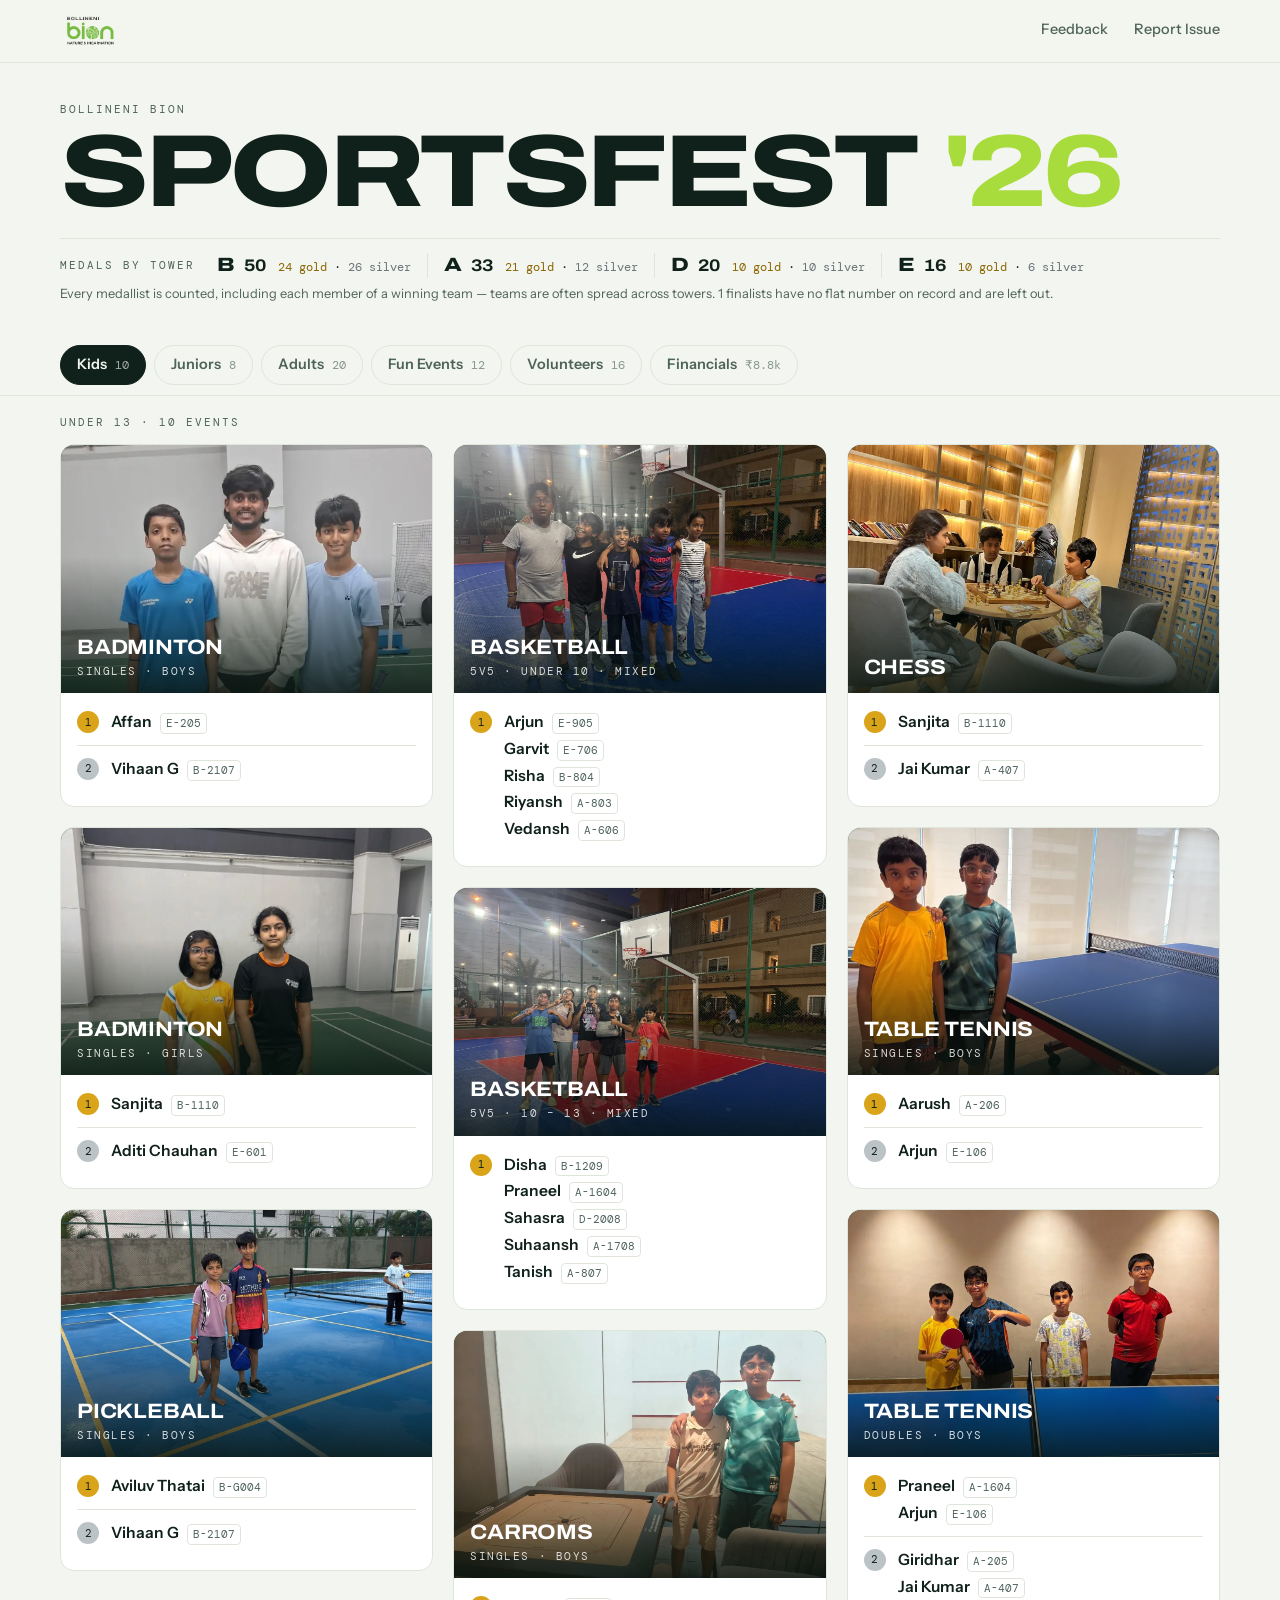
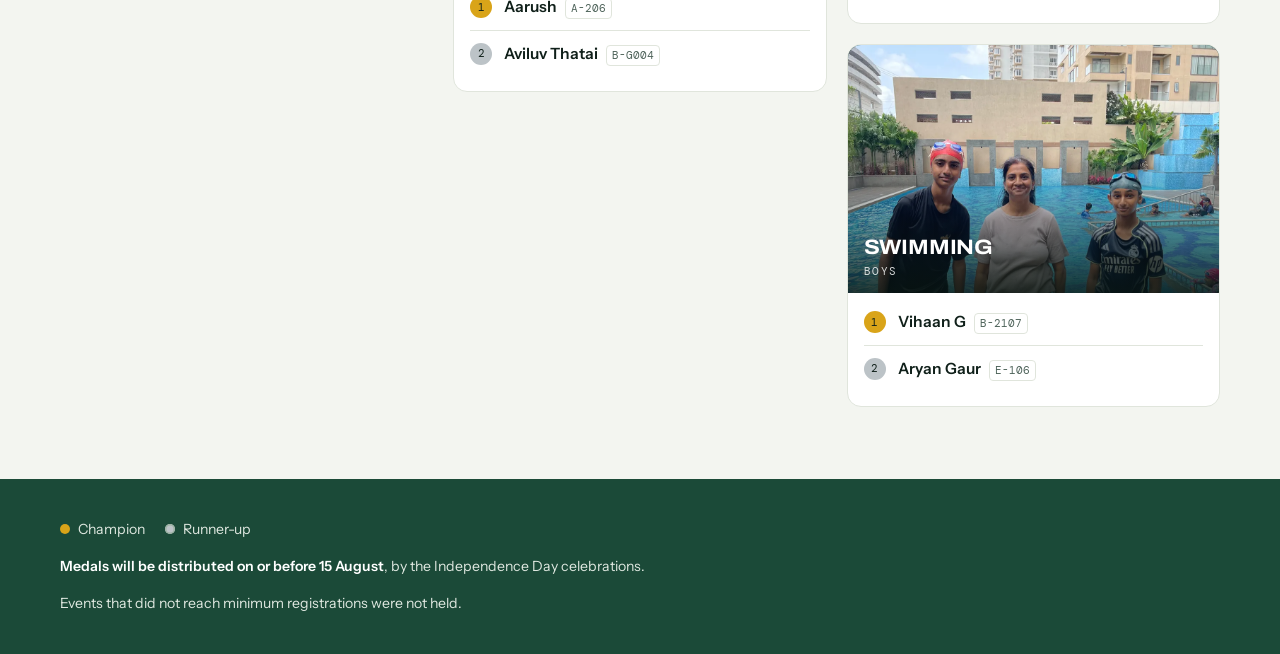
<file: index.html>
<!DOCTYPE html>
<html lang="en">
<head>
  <meta charset="UTF-8">
  <meta name="viewport" content="width=device-width, initial-scale=1.0">
  <title>BION SportsFest '26</title>
  <meta name="description" content="Champions and runners-up from every event at Bollineni Bion SportsFest '26.">
  <link rel="icon" href="bion-favicon.png">

  <!-- Open Graph / social sharing -->
  <meta property="og:type" content="website">
  <meta property="og:site_name" content="BION SportsFest '26">
  <meta property="og:title" content="BION SportsFest '26">
  <meta property="og:description" content="Champions and runners-up from every event at Bollineni Bion SportsFest '26.">
  <meta property="og:image" content="https://bion-community.pages.dev/og-image.png">
  <meta property="og:image:width" content="1200">
  <meta property="og:image:height" content="630">
  <meta property="og:url" content="https://bion-community.pages.dev/">
  <meta name="twitter:card" content="summary_large_image">
  <meta name="twitter:title" content="BION SportsFest '26">
  <meta name="twitter:description" content="Champions and runners-up from every event at Bollineni Bion SportsFest '26.">
  <meta name="twitter:image" content="https://bion-community.pages.dev/og-image.png">

  <link rel="preconnect" href="https://fonts.googleapis.com">
  <link rel="preconnect" href="https://fonts.gstatic.com" crossorigin>
  <link rel="stylesheet" href="https://fonts.googleapis.com/css2?family=Archivo:wdth,wght@75..125,400..800&family=DM+Mono:wght@400;500&family=Instrument+Sans:wght@400;500;600&display=swap">
  <link rel="stylesheet" href="css/sportsfest.css">
</head>
<body>

  <header class="masthead">
    <div class="wrap">
      <a href="index.html" aria-label="Bollineni Bion, home"><img src="bion-logo.png" alt="Bollineni Bion"></a>
      <!-- Home, Past Events and Volunteers stay out of the nav — the logo is
           the way home, volunteers are a tab. -->
      <nav>
        <a href="https://tally.so/r/XxAorO" target="_blank" rel="noopener">Feedback</a>
        <a href="https://wa.me/917259509827?text=Hi%2C%20I%27d%20like%20to%20report%20an%20issue%20with%20the%20SportsFest%20%2726%20site." target="_blank" rel="noopener">Report Issue</a>
      </nav>
    </div>
  </header>

  <main>
    <section class="hero wrap">
      <p class="eyebrow">Bollineni Bion</p>
      <h1>SportsFest <i>'26</i></h1>
      <div class="tally" id="tally"></div>
    </section>

    <nav class="tabs" aria-label="Age categories">
      <div class="wrap" id="tabs" role="tablist"></div>
    </nav>

    <div class="wrap">
      <div class="panel-head" id="panel-head"></div>
      <div class="grid" id="grid" role="tabpanel"></div>
    </div>
  </main>

  <template id="financials-panel">
    <section aria-labelledby="summary-title">
      <div class="section-heading">
        <div>
          <p class="eyebrow">At a glance</p>
          <h2 id="summary-title">Sponsor summary</h2>
        </div>
        <p>Amounts shown are the actual event-use costs, including the shuttle adjustment noted below.</p>
      </div>

      <div class="finance-totals">
        <article class="total-card total-card--grand">
          <p>Grand total</p>
          <strong>₹8,788.75</strong>
          <span>All considered event expenses</span>
        </article>
        <article class="total-card">
          <p>BION Management</p>
          <strong>₹6,598.75</strong>
          <span>Medals, sports items, carrom set and lemon &amp; spoon</span>
        </article>
        <article class="total-card">
          <p>Badminton Team</p>
          <strong>₹2,190.00</strong>
          <span>Two shuttle tubes used for the event</span>
        </article>
      </div>
    </section>

    <section class="finance-section" aria-labelledby="expenses-title">
      <div class="section-heading">
        <div>
          <p class="eyebrow">Cost ledger</p>
          <h2 id="expenses-title">Expense details</h2>
        </div>
        <p>The considered amount is used for sponsor totals, even when a bill's full value differs.</p>
      </div>

      <div class="finance-table-wrap" role="region" aria-label="SportsFest expense breakdown" tabindex="0">
        <table class="finance-table">
          <thead>
            <tr>
              <th scope="col">Expense</th>
              <th scope="col">Calculation</th>
              <th scope="col">Considered</th>
              <th scope="col">Sponsored by</th>
              <th scope="col">Reference</th>
            </tr>
          </thead>
          <tbody>
            <tr>
              <td data-label="Expense">Medals</td>
              <td data-label="Calculation">130 × ₹34</td>
              <td data-label="Considered" class="money">₹4,420.00</td>
              <td data-label="Sponsored by"><span class="sponsor">BION Management</span></td>
              <td data-label="Reference">Medals bill</td>
            </tr>
            <tr class="adjusted-row">
              <td data-label="Expense">Yonex Mavis 350 shuttle tubes <span class="adjusted-tag">Adjusted</span></td>
              <td data-label="Calculation">2 used × ₹1,095</td>
              <td data-label="Considered" class="money">₹2,190.00</td>
              <td data-label="Sponsored by"><span class="sponsor sponsor--team">Badminton Team</span></td>
              <td data-label="Reference">Sachdev Sports bill</td>
            </tr>
            <tr>
              <td data-label="Expense">Wilson Championship tennis balls</td>
              <td data-label="Calculation">2 × ₹425</td>
              <td data-label="Considered" class="money">₹850.00</td>
              <td data-label="Sponsored by"><span class="sponsor">BION Management</span></td>
              <td data-label="Reference">Sachdev Sports bill</td>
            </tr>
            <tr>
              <td data-label="Expense">Tennikoit rings</td>
              <td data-label="Calculation">Bill amount</td>
              <td data-label="Considered" class="money">₹170.00</td>
              <td data-label="Sponsored by"><span class="sponsor">BION Management</span></td>
              <td data-label="Reference">Sachdev Sports bill</td>
            </tr>
            <tr>
              <td data-label="Expense">Stag 1-star orange TT balls</td>
              <td data-label="Calculation">Bill amount</td>
              <td data-label="Considered" class="money">₹204.00</td>
              <td data-label="Sponsored by"><span class="sponsor">BION Management</span></td>
              <td data-label="Reference">Sachdev Sports bill</td>
            </tr>
            <tr>
              <td data-label="Expense">Dunlop single-dot squash ball</td>
              <td data-label="Calculation">Bill amount</td>
              <td data-label="Considered" class="money">₹267.75</td>
              <td data-label="Sponsored by"><span class="sponsor">BION Management</span></td>
              <td data-label="Reference">Sachdev Sports bill</td>
            </tr>
            <tr>
              <td data-label="Expense">Carrom coin, striker &amp; powder set</td>
              <td data-label="Calculation">Invoice value</td>
              <td data-label="Considered" class="money">₹192.00</td>
              <td data-label="Sponsored by"><span class="sponsor">BION Management</span></td>
              <td data-label="Reference">Zepto invoice</td>
            </tr>
            <tr>
              <td data-label="Expense">Lemon &amp; spoon game</td>
              <td data-label="Calculation">Reported expense</td>
              <td data-label="Considered" class="money">₹495.00</td>
              <td data-label="Sponsored by"><span class="sponsor">BION Management</span></td>
              <td data-label="Reference">No bill uploaded</td>
            </tr>
          </tbody>
        </table>
      </div>

      <p class="shuttle-note"><strong>Shuttle cost note:</strong> The bill lists 5 tubes × ₹1,095 = ₹5,475. Only 2 tubes were used for SportsFest, so ₹2,190 is counted; the remaining ₹3,285 is excluded.</p>
    </section>

    <section class="finance-section" aria-labelledby="bills-title">
      <div class="section-heading">
        <div>
          <p class="eyebrow">Source documents</p>
          <h2 id="bills-title">Bill references</h2>
        </div>
        <p>Previews are cropped to the relevant line items and totals.</p>
      </div>

      <div class="bill-grid">
        <figure class="bill-card">
          <a href="img/financials/sachdev-sports-items.webp" target="_blank" rel="noopener" aria-label="Open Sachdev Sports items bill preview">
            <img src="img/financials/sachdev-sports-items.webp" alt="Sachdev Sports bill lines for shuttle tubes, tennis balls, tennikoit rings, table tennis balls and squash ball" loading="lazy" decoding="async">
          </a>
          <figcaption>
            <p class="eyebrow">Sachdev Sports · 1 Aug 2026</p>
            <h3>Sports items bill</h3>
            <p>Bill S/20504/E4/08/26 · Billed total ₹6,967.00. The event statement applies the two-tube shuttle adjustment.</p>
          </figcaption>
        </figure>

        <figure class="bill-card">
          <a href="img/financials/medals-bill.webp" target="_blank" rel="noopener" aria-label="Open medals bill preview">
            <img src="img/financials/medals-bill.webp" alt="Sachdev Sports bill line for 130 medals at 34 rupees each" loading="lazy" decoding="async">
          </a>
          <figcaption>
            <p class="eyebrow">Sachdev Sports · 11 Aug 2026</p>
            <h3>Medals bill</h3>
            <p>Bill S/22031/E4/08/26 · 130 medals at ₹34 each, total ₹4,420.00.</p>
          </figcaption>
        </figure>

        <figure class="bill-card">
          <a href="img/financials/zepto-carrom-set.webp" target="_blank" rel="noopener" aria-label="Open Zepto carrom set invoice preview">
            <img src="img/financials/zepto-carrom-set.webp" alt="Zepto invoice line for a carrom coin, striker and powder set totaling 192 rupees" loading="lazy" decoding="async">
          </a>
          <figcaption>
            <p class="eyebrow">Zepto · 1 Aug 2026</p>
            <h3>Carrom set invoice</h3>
            <p>Invoice 260836G000194165 · Carrom coin, striker and powder set, total ₹192.00.</p>
          </figcaption>
        </figure>
      </div>

    </section>
  </template>

  <footer class="foot">
    <div class="wrap">
      <p class="legend">
        <span><i class="pip"></i> Champion</span>
        <span><i class="pip silver"></i> Runner-up</span>
      </p>
      <p><strong>Medals will be distributed on or before 15 August</strong>, by the Independence Day celebrations.</p>
      <p>Events that did not reach minimum registrations were not held.</p>
    </div>
  </footer>

  <script src="js/sportsfest.js"></script>
</body>
</html>
</file>
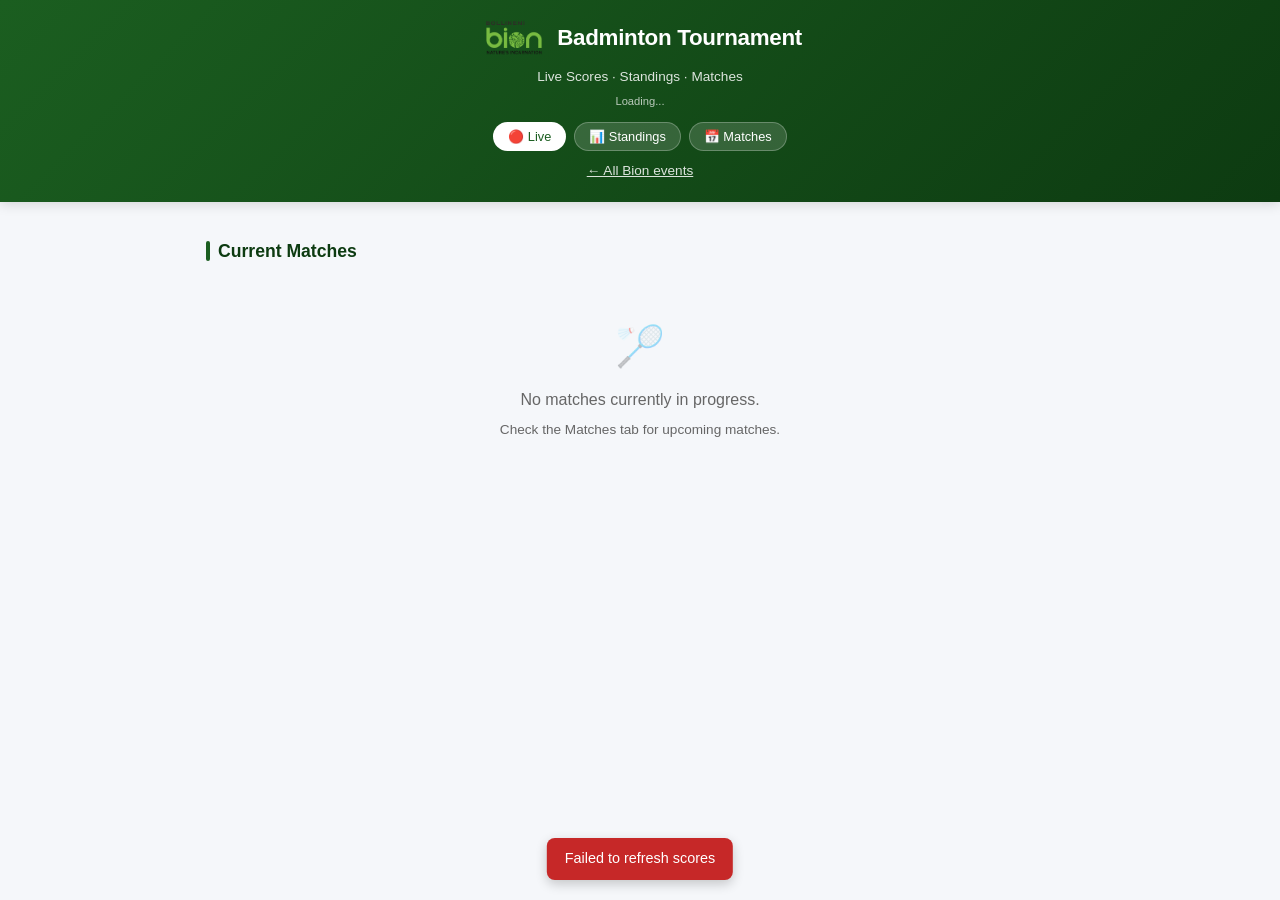
<file: past/badminton-0626/index.html>
<!DOCTYPE html>
<html lang="en">
<head>
  <meta charset="UTF-8">
  <meta name="viewport" content="width=device-width, initial-scale=1.0">
  <title>Bion Badminton Tournament</title>
  <link rel="icon" href="../../bion-favicon.png">
  <link rel="stylesheet" href="../../css/styles.css">
</head>
<body>
  <header class="header">
    <h1><img src="../../bion-logo.png" alt="Bion" class="header-logo"> Badminton Tournament</h1>
    <div class="subtitle">Live Scores · Standings · Matches</div>
    <div class="last-updated" id="last-updated">Loading...</div>
    <nav class="nav">
      <button class="nav-btn active" data-view="live">🔴 Live</button>
      <button class="nav-btn" data-view="standings">📊 Standings</button>
      <button class="nav-btn" data-view="matches">📅 Matches</button>
    </nav>
    <div class="subtitle" style="margin-top:10px"><a href="../../index.html" style="color:inherit">← All Bion events</a></div>
  </header>

  <main class="container">
    <!-- LIVE VIEW -->
    <div id="view-live" class="section active">
      <div class="section-title">Current Matches</div>
      <div id="live-matches">
        <div class="empty">
          <div class="empty-icon">🏸</div>
          <p>Loading tournament data...</p>
        </div>
      </div>
    </div>

    <!-- STANDINGS VIEW -->
    <div id="view-standings" class="section">
      <div id="standings-content">
        <div class="empty"><div class="empty-icon">📊</div><p>Loading...</p></div>
      </div>
    </div>

    <!-- MATCHES VIEW -->
    <div id="view-matches" class="section">
      <div id="matches-content">
        <div class="empty"><div class="empty-icon">📅</div><p>Loading...</p></div>
      </div>
    </div>

  </main>

  <script src="../../js/config.js"></script>
  <script src="../../js/shared.js"></script>
  <script src="../../js/app.js"></script>
</body>
</html>
</file>
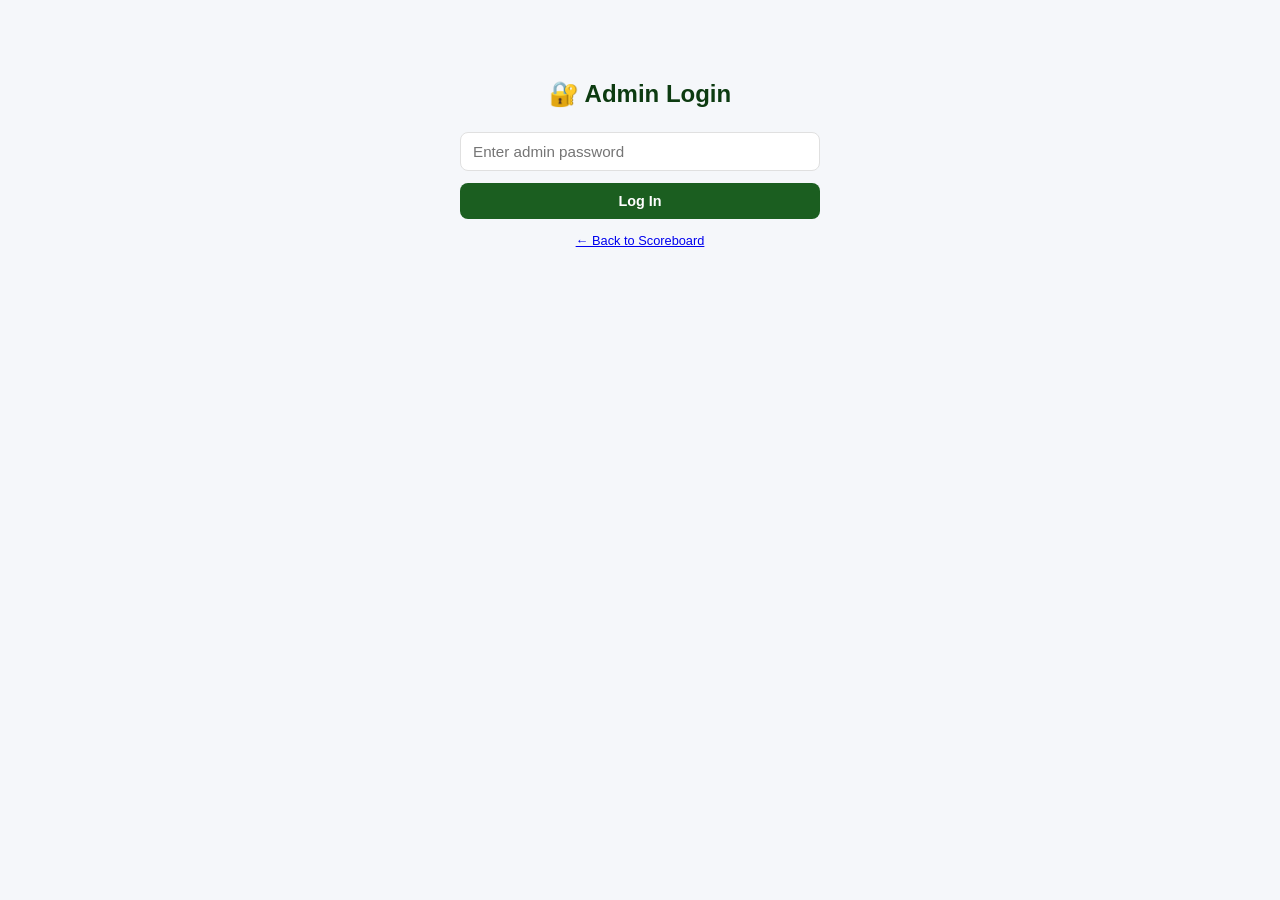
<file: admin.html>
<!DOCTYPE html>
<html lang="en">
<head>
  <meta charset="UTF-8">
  <meta name="viewport" content="width=device-width, initial-scale=1.0">
  <title>Admin · Bion Badminton Tournament</title>
  <link rel="icon" href="bion-favicon.png">
  <link rel="stylesheet" href="css/styles.css">
</head>
<body>

  <!-- LOGIN SCREEN -->
  <div id="login-screen" class="container">
    <div class="login-box">
      <h2>🔐 Admin Login</h2>
      <input type="password" id="admin-password" placeholder="Enter admin password" autocomplete="off">
      <button class="btn btn-primary" id="login-btn">Log In</button>
      <p class="mt-3" style="font-size:0.8rem;color:var(--text-secondary)">
        <a href="index.html">← Back to Scoreboard</a>
      </p>
    </div>
  </div>

  <!-- ADMIN PANEL -->
  <div id="admin-panel" class="hidden">
    <header class="header admin-header">
      <h1><img src="bion-logo.png" alt="Bion" class="header-logo"> Tournament Admin</h1>
      <div class="subtitle">Manage teams, matches, and scores</div>
      <nav class="nav">
        <button class="nav-btn active" data-tab="scores">🏸 Scores</button>
        <button class="nav-btn" data-tab="matches">📅 Matches</button>
        <button class="nav-btn" data-tab="teams">👥 Teams</button>
        <button class="nav-btn" data-tab="config">⚙️ Config</button>
      </nav>
    </header>

    <main class="container">

      <!-- SCORES TAB -->
      <div id="tab-scores">
        <div class="card">
          <div class="admin-section-title">Score Matches</div>
          <div id="scores-list">
            <p class="text-center" style="color:var(--text-secondary);padding:20px">Loading...</p>
          </div>
        </div>
      </div>

      <!-- MATCHES TAB -->
      <div id="tab-matches" class="hidden">
        <div class="card">
          <div class="admin-section-title">Add Match</div>
          <div class="form-grid">
            <div class="form-group">
              <label>Match Type</label>
              <select id="match-stage">
                <option value="group">Group Stage</option>
                <option value="semi">Semi-Final</option>
                <option value="final">Final</option>
                <option value="third">3rd Place</option>
              </select>
            </div>
            <div class="form-group" id="match-group-wrap">
              <label>Group</label>
              <select id="match-group">
                <option value="A">Group A</option>
                <option value="B">Group B</option>
                <option value="C">Group C</option>
                <option value="D">Group D</option>
              </select>
            </div>
            <div class="form-group">
              <label>Team 1</label>
              <select id="match-team1"><option value="">-- Select Team --</option></select>
            </div>
            <div class="form-group">
              <label>Team 2</label>
              <select id="match-team2"><option value="">-- Select Team --</option></select>
            </div>
            <div class="form-group">
              <label>Time (optional)</label>
              <input type="text" id="match-time" placeholder="e.g. 10:30">
            </div>
            <div class="form-group">
              <label>Court (optional)</label>
              <input type="text" id="match-court" placeholder="e.g. 1">
            </div>
          </div>
          <div class="btn-row">
            <button class="btn btn-primary" id="add-match-btn">Add Match</button>
          </div>
        </div>

        <div class="card">
          <div class="admin-section-title">All Matches</div>
          <div id="matches-list">
            <p class="text-center" style="color:var(--text-secondary);padding:20px">Loading...</p>
          </div>
        </div>
      </div>

      <!-- TEAMS TAB -->
      <div id="tab-teams" class="hidden">
        <div class="card">
          <div class="admin-section-title">Add Team</div>
          <div class="form-grid">
            <div class="form-group">
              <label>Team Name *</label>
              <input type="text" id="team-name" placeholder="e.g. Smash Masters">
            </div>
            <div class="form-group">
              <label>Group</label>
              <select id="team-group">
                <option value="A">Group A</option>
                <option value="B">Group B</option>
                <option value="C">Group C</option>
                <option value="D">Group D</option>
              </select>
            </div>
            <div class="form-group full-width">
              <label>Players (optional)</label>
              <input type="text" id="team-players" placeholder="e.g. Alice & Bob">
            </div>
          </div>
          <div class="btn-row">
            <button class="btn btn-primary" id="add-team-btn">Add Team</button>
          </div>
        </div>

        <div class="card">
          <div class="admin-section-title">All Teams</div>
          <div id="teams-list">
            <p class="text-center" style="color:var(--text-secondary);padding:20px">No teams yet. Add one above.</p>
          </div>
        </div>
      </div>

      <!-- CONFIG TAB -->
      <div id="tab-config" class="hidden">
        <div class="card">
          <div class="admin-section-title">Quick Actions</div>
          <div class="btn-row">
            <button class="btn btn-accent" id="generate-rr-btn">🔄 Generate Round Robin</button>
            <button class="btn btn-primary" id="setup-knockout-btn">🏆 Setup Knockout Stage</button>
          </div>
          <p class="mt-2" style="font-size:0.8rem;color:var(--text-secondary)">
            Round Robin creates all group matches automatically. Setup Knockout creates Semi-Finals and Final based on current standings.
          </p>
        </div>

        <div class="card">
          <div class="admin-section-title">Tournament Settings</div>
          <div class="form-grid">
            <div class="form-group full-width">
              <label>Tournament Name</label>
              <input type="text" id="config-name">
            </div>
            <div class="form-group">
              <label>Group Stage Game Points</label>
              <input type="number" id="config-group-pts" min="1" value="15">
            </div>
            <div class="form-group">
              <label>Knockout Game Points</label>
              <input type="number" id="config-ko-pts" min="1" value="21">
            </div>
            <div class="form-group">
              <label>Teams to Advance per Group</label>
              <input type="number" id="config-advance" min="1" value="2">
            </div>
          </div>
          <div class="btn-row">
            <button class="btn btn-primary" id="save-config-btn">Save Settings</button>
          </div>
        </div>

        <div class="card" style="border:1px solid #ffcdd2;background:#fff8f8">
          <div class="admin-section-title" style="color:#c62828">⚠️ Tournament Reset</div>
          <p style="font-size:0.85rem;color:var(--text-secondary);margin-bottom:12px">
            Clears all match scores and deletes all matches. Teams and groups remain intact.
          </p>
          <div class="btn-row">
            <button class="btn btn-danger" id="reset-btn">🗑️ Reset Matches & Scores</button>
          </div>
        </div>
      </div>

    </main>
  </div>

  <script src="js/config.js"></script>
  <script src="js/shared.js"></script>
  <script src="js/admin.js"></script>
</body>
</html>
</file>
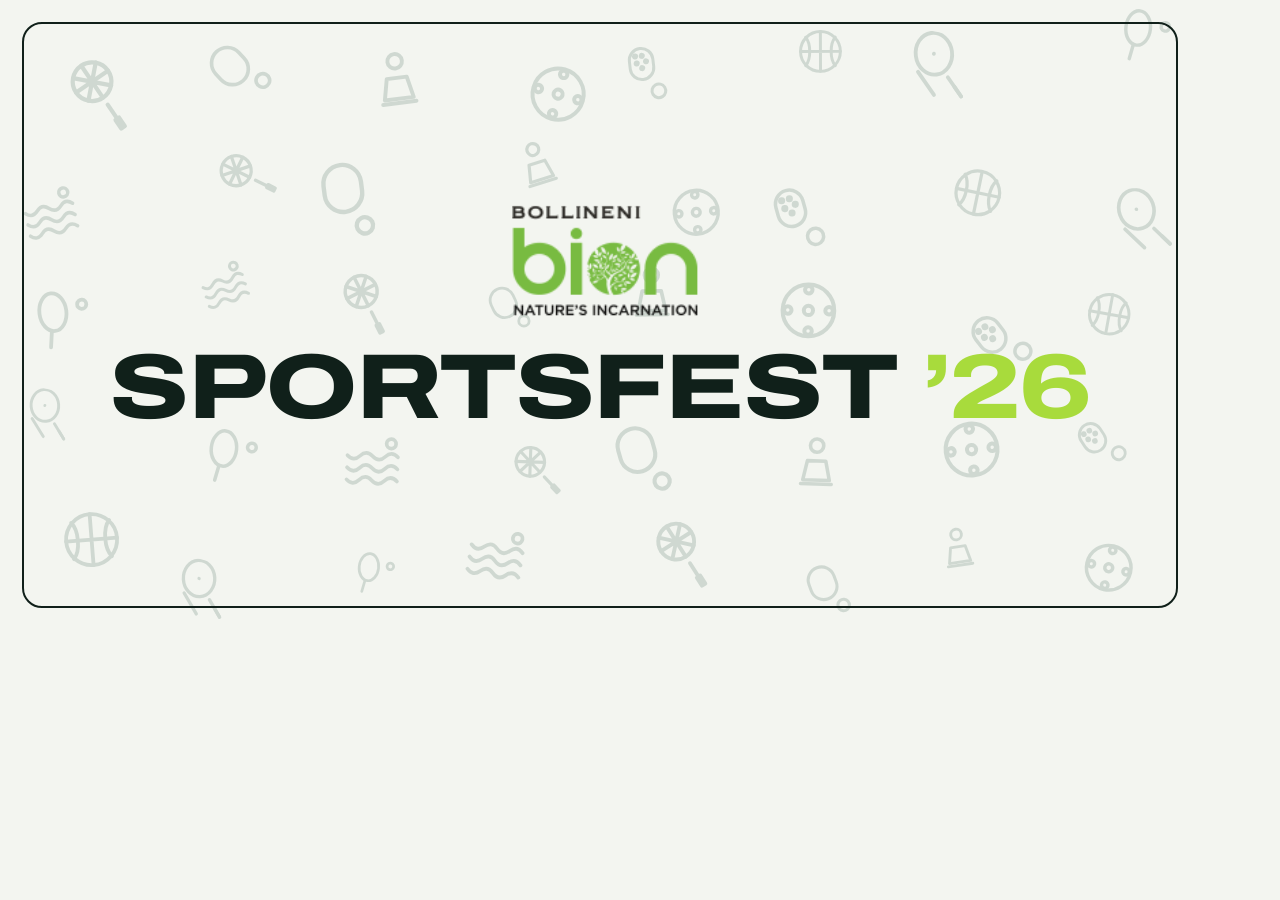
<file: og-image.html>
<!DOCTYPE html>
<html lang="en">
<head>
<meta charset="UTF-8">
<title>OG Image · BION SportsFest '26</title>
<link rel="preconnect" href="https://fonts.googleapis.com">
<link rel="preconnect" href="https://fonts.gstatic.com" crossorigin>
<link rel="stylesheet" href="https://fonts.googleapis.com/css2?family=Archivo:wdth,wght@75..125,400..800&family=DM+Mono:wght@400;500&family=Instrument+Sans:wght@400;500;600&display=swap">
<style>
  :root {
    --ink: #10201a;
    --ink-2: #4e635a;
    --paper: #f3f5f0;
    --court: #1b4a38;
    --lime: #a8db3c;
    --line: #e0e5dc;

    --display: 'Archivo', system-ui, sans-serif;
    --mono: 'DM Mono', ui-monospace, monospace;
  }
  * { box-sizing: border-box; margin: 0; padding: 0; }
  html, body {
    width: 1200px;
    height: 630px;
    background: var(--paper);
    overflow: hidden;
    font-family: var(--display);
  }
  .stage {
    position: relative;
    width: 1200px;
    height: 630px;
  }

  /* ===== Outlined sport-icon backdrop ===== */
  .icons {
    position: absolute;
    inset: 0;
    color: var(--court);
    opacity: 0.16;
  }
  .icons svg {
    position: absolute;
    fill: none;
    stroke: currentColor;
    stroke-width: 1.4;
    stroke-linecap: round;
    stroke-linejoin: round;
  }

  /* ===== Frame ===== */
  .frame {
    position: absolute;
    inset: 22px;
    border: 2px solid var(--ink);
    border-radius: 20px;
  }

  /* ===== Content ===== */
  .content {
    position: absolute;
    inset: 0;
    display: flex;
    flex-direction: column;
    align-items: center;
    justify-content: center;
    text-align: center;
  }

  .logo { height: 120px; width: auto; display: block; margin-bottom: 26px; }

  h1 {
    font-family: var(--display);
    font-variation-settings: 'wdth' 125, 'wght' 800;
    font-size: 92px;
    line-height: 0.86;
    letter-spacing: -0.02em;
    text-transform: uppercase;
    color: var(--ink);
    white-space: nowrap;
  }

  h1 i { font-style: normal; color: var(--lime); }

</style>
</head>
<body>
<div class="stage">

  <div class="icons" id="icons"></div>

  <div class="frame"></div>

  <div class="content">
    <img class="logo" src="bion-logo.png" alt="Bollineni Bion">
    <h1>SportsFest <i>&rsquo;26</i></h1>
  </div>

</div>

<script>
  // ---- Outline sport icons, viewBox 0 0 24 24, stroke=currentColor ----
  const SPORTS = {
    badminton: `<circle cx="9" cy="9" r="6.4"/><path d="M9 2.6v12.8M2.6 9h12.8M4.5 4.5l9 9M13.5 4.5l-9 9"/><path d="M15.5 15.5l6 6"/><path d="M20 19l2.4 2.4-1 1L19 20z"/>`,
    tabletennis: `<rect x="2" y="2" width="12" height="15" rx="6" transform="rotate(-25 8 9)"/><circle cx="18.5" cy="18.5" r="2.6"/>`,
    chess: `<circle cx="12" cy="6.5" r="2.6"/><path d="M8.4 12.5h7.2l1.6 7.5H6.8z"/><path d="M6 21.5h12"/>`,
    caroms: `<circle cx="12" cy="12" r="9"/><circle cx="12" cy="12" r="1.6"/><circle cx="12" cy="4.8" r="1.3"/><circle cx="19.2" cy="12" r="1.3"/><circle cx="12" cy="19.2" r="1.3"/><circle cx="4.8" cy="12" r="1.3"/>`,
    pickleball: `<rect x="2.5" y="1.5" width="11" height="14.5" rx="5.5" transform="rotate(-20 8 8)"/><circle cx="4.5" cy="6" r="0.7"/><circle cx="7.5" cy="5" r="0.7"/><circle cx="10" cy="7" r="0.7"/><circle cx="6" cy="9" r="0.7"/><circle cx="9" cy="10.5" r="0.7"/><circle cx="19" cy="19" r="3.2"/>`,
    basketball: `<circle cx="12" cy="12" r="9.4"/><path d="M2.6 12h18.8M12 2.6v18.8"/><path d="M5 5.3c2.6 3 2.6 10.4 0 13.4M19 5.3c-2.6 3-2.6 10.4 0 13.4"/>`,
    lawntennis: `<ellipse cx="9" cy="8" rx="6.6" ry="7.6" transform="rotate(-18 9 8)"/><path d="M9 8v0" /><path d="M3 4c4 3 8 9 8 9M15 4c-4 3-8 9-8 9" opacity="0"/><path d="M4.5 15.5l7.2 7.2M15.5 15.5l6 6"/><path d="M18.5 18.5l3 3"/><circle cx="20" cy="20" r="0"/>`,
    squash: `<ellipse cx="9" cy="8" rx="5" ry="7" transform="rotate(-10 9 8)"/><path d="M9 15v6"/><circle cx="19.5" cy="4.5" r="1.7"/>`,
    swimming: `<circle cx="18.5" cy="5" r="1.8"/><path d="M2 10c1.6 1.6 3.2 1.6 4.8 0s3.2-1.6 4.8 0 3.2 1.6 4.8 0 3.2-1.6 4.8 0"/><path d="M2 14.6c1.6 1.6 3.2 1.6 4.8 0s3.2-1.6 4.8 0 3.2 1.6 4.8 0 3.2-1.6 4.8 0"/><path d="M2 19.2c1.6 1.6 3.2 1.6 4.8 0s3.2-1.6 4.8 0 3.2 1.6 4.8 0 3.2-1.6 4.8 0"/>`,
  };

  const keys = Object.keys(SPORTS);
  const wrap = document.getElementById('icons');

  // Deterministic pseudo-random scatter (fixed seed so re-renders are stable).
  let seed = 42;
  function rnd() {
    seed = (seed * 9301 + 49297) % 233280;
    return seed / 233280;
  }

  const COLS = 8, ROWS = 5;
  const cellW = 1200 / COLS, cellH = 630 / ROWS;
  let i = 0;

  for (let r = 0; r < ROWS; r++) {
    for (let c = 0; c < COLS; c++) {
      const key = keys[i % keys.length];
      i++;
      const size = 46 + rnd() * 30;
      const jitterX = (rnd() - 0.5) * cellW * 0.5;
      const jitterY = (rnd() - 0.5) * cellH * 0.5;
      const x = c * cellW + cellW / 2 - size / 2 + jitterX;
      const y = r * cellH + cellH / 2 - size / 2 + jitterY;
      const rot = (rnd() - 0.5) * 40;
      const svg = document.createElementNS('http://www.w3.org/2000/svg', 'svg');
      svg.setAttribute('viewBox', '0 0 24 24');
      svg.setAttribute('width', size);
      svg.setAttribute('height', size);
      svg.style.left = `${x}px`;
      svg.style.top = `${y}px`;
      svg.style.transform = `rotate(${rot}deg)`;
      svg.innerHTML = SPORTS[key];
      wrap.appendChild(svg);
    }
  }
</script>
</body>
</html>
</file>
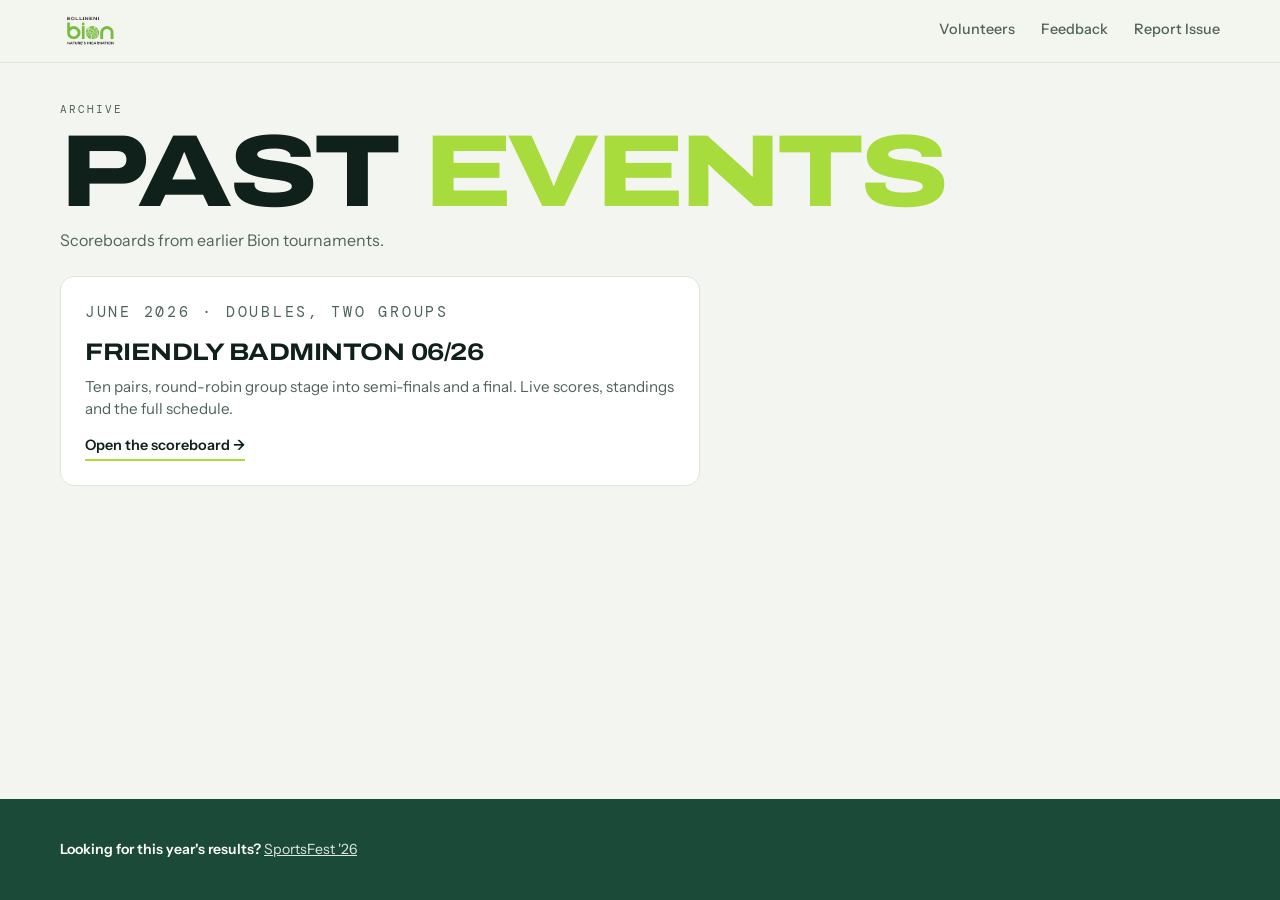
<file: past-events.html>
<!DOCTYPE html>
<html lang="en">
<head>
  <meta charset="UTF-8">
  <meta name="viewport" content="width=device-width, initial-scale=1.0">
  <title>Past Events · BION SportsFest</title>
  <meta name="description" content="Earlier Bollineni Bion sporting events and their scoreboards.">
  <link rel="icon" href="bion-favicon.png">

  <!-- Open Graph / social sharing -->
  <meta property="og:type" content="website">
  <meta property="og:site_name" content="BION SportsFest '26">
  <meta property="og:title" content="Past Events · BION SportsFest">
  <meta property="og:description" content="Earlier Bollineni Bion sporting events and their scoreboards.">
  <meta property="og:image" content="https://bion-community.pages.dev/og-image.png">
  <meta property="og:image:width" content="1200">
  <meta property="og:image:height" content="630">
  <meta property="og:url" content="https://bion-community.pages.dev/past-events.html">
  <meta name="twitter:card" content="summary_large_image">
  <meta name="twitter:title" content="Past Events · BION SportsFest">
  <meta name="twitter:description" content="Earlier Bollineni Bion sporting events and their scoreboards.">
  <meta name="twitter:image" content="https://bion-community.pages.dev/og-image.png">

  <link rel="preconnect" href="https://fonts.googleapis.com">
  <link rel="preconnect" href="https://fonts.gstatic.com" crossorigin>
  <link rel="stylesheet" href="https://fonts.googleapis.com/css2?family=Archivo:wdth,wght@75..125,400..800&family=DM+Mono:wght@400;500&family=Instrument+Sans:wght@400;500;600&display=swap">
  <link rel="stylesheet" href="css/sportsfest.css">
</head>
<body>

  <header class="masthead">
    <div class="wrap">
      <a href="index.html" aria-label="Bollineni Bion, home"><img src="bion-logo.png" alt="Bollineni Bion"></a>
      <nav>
        <a href="index.html#volunteers">Volunteers</a>
        <a href="https://tally.so/r/XxAorO" target="_blank" rel="noopener">Feedback</a>
        <a href="https://wa.me/917259509827?text=Hi%2C%20I%27d%20like%20to%20report%20an%20issue%20with%20the%20SportsFest%20%2726%20site." target="_blank" rel="noopener">Report Issue</a>
      </nav>
    </div>
  </header>

  <main>
    <section class="hero wrap">
      <p class="eyebrow">Archive</p>
      <h1>Past <i>Events</i></h1>
      <p class="lede">Scoreboards from earlier Bion tournaments.</p>
    </section>

    <div class="wrap">
      <div class="past-list">
        <a class="past-item" href="past/badminton-0626/">
          <p class="eyebrow">June 2026 · Doubles, two groups</p>
          <h3>Friendly Badminton 06/26</h3>
          <p>Ten pairs, round-robin group stage into semi-finals and a final. Live scores, standings and the full schedule.</p>
          <span class="go">Open the scoreboard →</span>
        </a>
      </div>
    </div>
  </main>

  <footer class="foot">
    <div class="wrap">
      <p><strong>Looking for this year's results?</strong> <a href="index.html">SportsFest '26</a></p>
    </div>
  </footer>

</body>
</html>
</file>
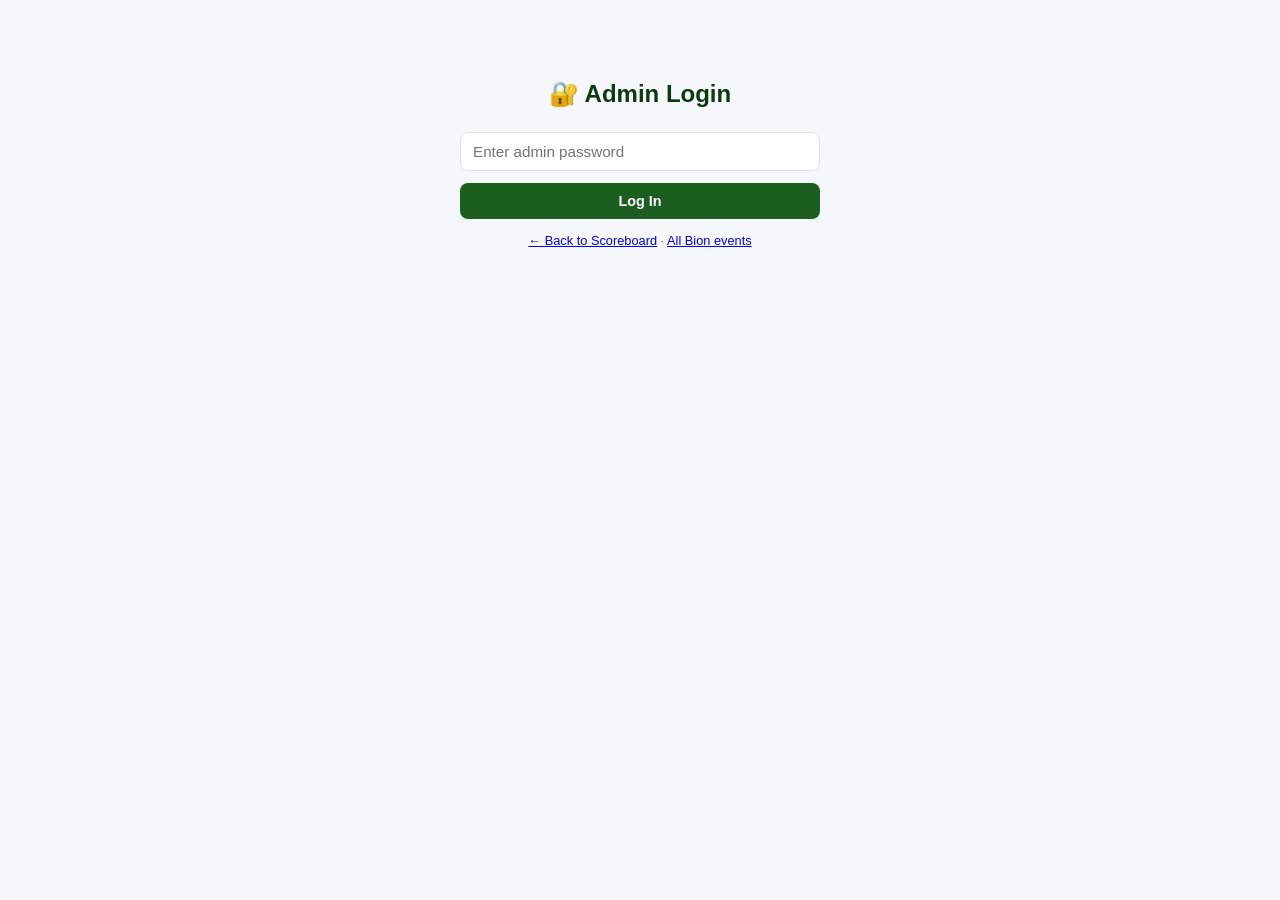
<file: past/badminton-0626/admin.html>
<!DOCTYPE html>
<html lang="en">
<head>
  <meta charset="UTF-8">
  <meta name="viewport" content="width=device-width, initial-scale=1.0">
  <title>Admin · Bion Badminton Tournament</title>
  <link rel="icon" href="../../bion-favicon.png">
  <link rel="stylesheet" href="../../css/styles.css">
</head>
<body>

  <!-- LOGIN SCREEN -->
  <div id="login-screen" class="container">
    <div class="login-box">
      <h2>🔐 Admin Login</h2>
      <input type="password" id="admin-password" placeholder="Enter admin password" autocomplete="off">
      <button class="btn btn-primary" id="login-btn">Log In</button>
      <p class="mt-3" style="font-size:0.8rem;color:var(--text-secondary)">
        <a href="index.html">← Back to Scoreboard</a> · <a href="../../index.html">All Bion events</a>
      </p>
    </div>
  </div>

  <!-- ADMIN PANEL -->
  <div id="admin-panel" class="hidden">
    <header class="header admin-header">
      <h1><img src="../../bion-logo.png" alt="Bion" class="header-logo"> Tournament Admin</h1>
      <div class="subtitle">Manage teams, matches, and scores</div>
      <nav class="nav">
        <button class="nav-btn active" data-tab="scores">🏸 Scores</button>
        <button class="nav-btn" data-tab="matches">📅 Matches</button>
        <button class="nav-btn" data-tab="teams">👥 Teams</button>
        <button class="nav-btn" data-tab="config">⚙️ Config</button>
      </nav>
    </header>

    <main class="container">

      <!-- SCORES TAB -->
      <div id="tab-scores">
        <div class="card">
          <div class="admin-section-title">Score Matches</div>
          <div id="scores-list">
            <p class="text-center" style="color:var(--text-secondary);padding:20px">Loading...</p>
          </div>
        </div>
      </div>

      <!-- MATCHES TAB -->
      <div id="tab-matches" class="hidden">
        <div class="card">
          <div class="admin-section-title">Add Match</div>
          <div class="form-grid">
            <div class="form-group">
              <label>Match Type</label>
              <select id="match-stage">
                <option value="group">Group Stage</option>
                <option value="semi">Semi-Final</option>
                <option value="final">Final</option>
                <option value="third">3rd Place</option>
              </select>
            </div>
            <div class="form-group" id="match-group-wrap">
              <label>Group</label>
              <select id="match-group">
                <option value="A">Group A</option>
                <option value="B">Group B</option>
                <option value="C">Group C</option>
                <option value="D">Group D</option>
              </select>
            </div>
            <div class="form-group">
              <label>Team 1</label>
              <select id="match-team1"><option value="">-- Select Team --</option></select>
            </div>
            <div class="form-group">
              <label>Team 2</label>
              <select id="match-team2"><option value="">-- Select Team --</option></select>
            </div>
            <div class="form-group">
              <label>Time (optional)</label>
              <input type="text" id="match-time" placeholder="e.g. 10:30">
            </div>
            <div class="form-group">
              <label>Court (optional)</label>
              <input type="text" id="match-court" placeholder="e.g. 1">
            </div>
          </div>
          <div class="btn-row">
            <button class="btn btn-primary" id="add-match-btn">Add Match</button>
          </div>
        </div>

        <div class="card">
          <div class="admin-section-title">All Matches</div>
          <div id="matches-list">
            <p class="text-center" style="color:var(--text-secondary);padding:20px">Loading...</p>
          </div>
        </div>
      </div>

      <!-- TEAMS TAB -->
      <div id="tab-teams" class="hidden">
        <div class="card">
          <div class="admin-section-title">Add Team</div>
          <div class="form-grid">
            <div class="form-group">
              <label>Team Name *</label>
              <input type="text" id="team-name" placeholder="e.g. Smash Masters">
            </div>
            <div class="form-group">
              <label>Group</label>
              <select id="team-group">
                <option value="A">Group A</option>
                <option value="B">Group B</option>
                <option value="C">Group C</option>
                <option value="D">Group D</option>
              </select>
            </div>
            <div class="form-group full-width">
              <label>Players (optional)</label>
              <input type="text" id="team-players" placeholder="e.g. Alice & Bob">
            </div>
          </div>
          <div class="btn-row">
            <button class="btn btn-primary" id="add-team-btn">Add Team</button>
          </div>
        </div>

        <div class="card">
          <div class="admin-section-title">All Teams</div>
          <div id="teams-list">
            <p class="text-center" style="color:var(--text-secondary);padding:20px">No teams yet. Add one above.</p>
          </div>
        </div>
      </div>

      <!-- CONFIG TAB -->
      <div id="tab-config" class="hidden">
        <div class="card">
          <div class="admin-section-title">Quick Actions</div>
          <div class="btn-row">
            <button class="btn btn-accent" id="generate-rr-btn">🔄 Generate Round Robin</button>
            <button class="btn btn-primary" id="setup-knockout-btn">🏆 Setup Knockout Stage</button>
          </div>
          <p class="mt-2" style="font-size:0.8rem;color:var(--text-secondary)">
            Round Robin creates all group matches automatically. Setup Knockout creates Semi-Finals and Final based on current standings.
          </p>
        </div>

        <div class="card">
          <div class="admin-section-title">Tournament Settings</div>
          <div class="form-grid">
            <div class="form-group full-width">
              <label>Tournament Name</label>
              <input type="text" id="config-name">
            </div>
            <div class="form-group">
              <label>Group Stage Game Points</label>
              <input type="number" id="config-group-pts" min="1" value="15">
            </div>
            <div class="form-group">
              <label>Knockout Game Points</label>
              <input type="number" id="config-ko-pts" min="1" value="21">
            </div>
            <div class="form-group">
              <label>Teams to Advance per Group</label>
              <input type="number" id="config-advance" min="1" value="2">
            </div>
          </div>
          <div class="btn-row">
            <button class="btn btn-primary" id="save-config-btn">Save Settings</button>
          </div>
        </div>

        <div class="card" style="border:1px solid #ffcdd2;background:#fff8f8">
          <div class="admin-section-title" style="color:#c62828">⚠️ Tournament Reset</div>
          <p style="font-size:0.85rem;color:var(--text-secondary);margin-bottom:12px">
            Clears all match scores and deletes all matches. Teams and groups remain intact.
          </p>
          <div class="btn-row">
            <button class="btn btn-danger" id="reset-btn">🗑️ Reset Matches & Scores</button>
          </div>
        </div>
      </div>

    </main>
  </div>

  <script src="../../js/config.js"></script>
  <script src="../../js/shared.js"></script>
  <script src="../../js/admin.js"></script>
</body>
</html>
</file>
<file: css/sportsfest.css>
/* ===== BION SportsFest '26 =====
   Palette taken from the venue: court green, chalk line, BION lime.
   The medal dot is the one repeated mark — tally, results, legend. */

:root {
  --ink: #10201a;
  --ink-2: #4e635a;
  --paper: #f3f5f0;
  --card: #ffffff;
  --court: #1b4a38;
  --lime: #a8db3c;
  --line: #e0e5dc;

  /* Lime is the brand accent only. Medals are metal. */
  --gold: #d9a419;
  --gold-ink: #8a6600;
  --silver: #bcc3c7;
  --silver-ink: #6b7378;

  --display: 'Archivo', system-ui, sans-serif;
  --body: 'Instrument Sans', system-ui, sans-serif;
  --mono: 'DM Mono', ui-monospace, monospace;

  --wrap: 1200px;
  --radius: 14px;
}

* { box-sizing: border-box; margin: 0; padding: 0; }

html { scroll-behavior: smooth; }

body {
  background: var(--paper);
  color: var(--ink);
  font-family: var(--body);
  line-height: 1.5;
  -webkit-font-smoothing: antialiased;
  min-height: 100dvh;
  display: flex;
  flex-direction: column;
}

main { flex: 1; }

a { color: inherit; }

:focus-visible {
  outline: 2px solid var(--court);
  outline-offset: 3px;
  border-radius: 4px;
}

.wrap {
  max-width: var(--wrap);
  margin: 0 auto;
  padding: 0 20px;
}

.eyebrow {
  font-family: var(--mono);
  font-size: 0.7rem;
  letter-spacing: 0.18em;
  text-transform: uppercase;
  color: var(--ink-2);
}

/* ===== Masthead ===== */
.masthead {
  position: sticky;
  top: 0;
  z-index: 50;
  background: rgba(243, 245, 240, 0.88);
  backdrop-filter: saturate(1.4) blur(10px);
  border-bottom: 1px solid var(--line);
}

.masthead .wrap {
  display: flex;
  align-items: center;
  gap: 24px;
  height: 62px;
}

.masthead img { height: 30px; width: auto; display: block; }

.masthead nav {
  margin-left: auto;
  display: flex;
  gap: 26px;
  font-size: 0.9rem;
  font-weight: 500;
}

.masthead nav a {
  text-decoration: none;
  color: var(--ink-2);
  padding: 4px 0;
  border-bottom: 2px solid transparent;
}

.masthead nav a:hover { color: var(--ink); }
.masthead nav a[aria-current='page'] {
  color: var(--ink);
  border-bottom-color: var(--lime);
}

/* ===== Hero ===== */
/* Longhand only — .hero is also a .wrap, and shorthand would wipe its side padding. */
.hero { padding-top: 38px; padding-bottom: 24px; }

.hero h1 {
  font-family: var(--display);
  font-variation-settings: 'wdth' 125, 'wght' 800;
  font-size: clamp(2.4rem, 8.5vw, 6.4rem);
  line-height: 0.86;
  letter-spacing: -0.04em;
  text-transform: uppercase;
  margin: 10px 0 0;
}

.hero h1 i { font-style: normal; color: var(--lime); }

.hero .lede {
  margin-top: 12px;
  max-width: 52ch;
  font-size: 1rem;
  color: var(--ink-2);
}

/* ===== Medals by tower — one row, no pile of pips ===== */
.tally {
  margin-top: 22px;
  border-top: 1px solid var(--line);
  padding-top: 14px;
  display: flex;
  align-items: center;
  gap: 8px 22px;
  flex-wrap: wrap;
}

.tally-rows { display: flex; flex-wrap: wrap; }

.tally-row {
  display: flex;
  align-items: baseline;
  gap: 9px;
  padding: 2px 16px;
  border-left: 1px solid var(--line);
}

.tally-row:first-child { border-left: 0; padding-left: 0; }

.tower {
  font-family: var(--display);
  font-variation-settings: 'wdth' 125, 'wght' 800;
  font-size: 1.2rem;
  line-height: 1;
}

.tally-total {
  font-family: var(--display);
  font-variation-settings: 'wdth' 112, 'wght' 700;
  font-size: 1.05rem;
  line-height: 1;
}

/* .tally is a flex row — full basis puts the note on its own line below. */
.tally-note {
  flex-basis: 100%;
  margin-top: -2px;
  font-size: 0.8rem;
  color: var(--ink-2);
}

.tally-count { font-family: var(--mono); font-size: 0.75rem; white-space: nowrap; margin-left: 3px; }
.tally-count .g { color: var(--gold-ink); }
.tally-count .s { color: var(--silver-ink); }

.pip { width: 10px; height: 10px; border-radius: 50%; background: var(--gold); }
.pip.silver { background: var(--silver); }

/* ===== Tabs ===== */
.tabs {
  position: sticky;
  top: 62px;
  z-index: 40;
  background: var(--paper);
  border-bottom: 1px solid var(--line);
  margin-top: 8px;
}

.tabs .wrap {
  display: flex;
  gap: 8px;
  overflow-x: auto;
  scrollbar-width: none;
  padding-top: 10px;
  padding-bottom: 10px;
}

.tabs .wrap::-webkit-scrollbar { display: none; }

.tab {
  flex: none;
  display: inline-flex;
  align-items: baseline;
  gap: 8px;
  border: 1px solid var(--line);
  background: transparent;
  border-radius: 999px;
  padding: 8px 16px;
  font: inherit;
  font-weight: 600;
  font-size: 0.9rem;
  color: var(--ink-2);
  cursor: pointer;
  transition: background 0.15s, color 0.15s, border-color 0.15s;
}

.tab:hover { border-color: var(--ink-2); color: var(--ink); }

.tab[aria-selected='true'] {
  background: var(--ink);
  border-color: var(--ink);
  color: var(--paper);
}

.tab b {
  font-family: var(--mono);
  font-weight: 400;
  font-size: 0.72rem;
  opacity: 0.65;
}

/* ===== Panel ===== */
.panel-head { padding: 18px 0 14px; }
.panel-note { margin-top: 10px; max-width: 64ch; color: var(--ink-2); font-size: 0.92rem; }

/* When / where for a category that has not been played yet. */
.fixture {
  display: grid;
  grid-template-columns: repeat(auto-fit, minmax(210px, 1fr));
  gap: 10px;
  margin-top: 12px;
}

.fixture > div {
  display: flex;
  align-items: center;
  gap: 11px;
  padding: 12px 16px;
  background: var(--card);
  border: 1px solid var(--line);
  border-radius: 10px;
}

.fixture svg { width: 19px; height: 19px; flex: none; color: var(--court); }

.fixture .k {
  font-family: var(--mono);
  font-size: 0.62rem;
  letter-spacing: 0.16em;
  text-transform: uppercase;
  color: var(--ink-2);
}

.fixture .v { font-weight: 600; font-size: 0.95rem; line-height: 1.3; }

/* Cards vary in height (team events list five names, some have no photo yet),
   so columns rather than grid rows — no holes to fill. */
.grid {
  columns: 3 295px;
  column-gap: 20px;
  padding-bottom: 72px;
}

/* ===== Event card ===== */
.card {
  background: var(--card);
  border: 1px solid var(--line);
  border-radius: var(--radius);
  overflow: hidden;
  break-inside: avoid;
  margin-bottom: 20px;
  transition: transform 0.2s, box-shadow 0.2s;
}

.card:hover {
  transform: translateY(-3px);
  box-shadow: 0 10px 30px rgba(16, 32, 26, 0.1);
}

.plate {
  position: relative;
  background: var(--court);
  overflow: hidden;
  color: #fff;
}

/* Photos are a mix of 16:9, 4:3 and portrait. 3:2 crops all three least,
   and the crop is biased upward because faces sit above centre. */
.plate--photo { aspect-ratio: 3 / 2; }

.plate img {
  width: 100%;
  height: 100%;
  object-fit: cover;
  object-position: 50% 30%;
  display: block;
  transition: transform 0.5s ease;
}

.card:hover .plate img { transform: scale(1.04); }

.plate--photo::after {
  content: '';
  position: absolute;
  inset: 45% 0 0;
  background: linear-gradient(180deg, transparent, rgba(8, 20, 15, 0.85));
  pointer-events: none;
}

/* Events still waiting on a photo get a plain court-green band, not a gap. */
.plate--blank { padding: 26px 16px 18px; }

.plate--photo .plate-label {
  position: absolute;
  left: 16px;
  right: 16px;
  bottom: 14px;
  z-index: 1;
}

.plate-label h3 {
  font-family: var(--display);
  font-variation-settings: 'wdth' 112, 'wght' 700;
  font-size: 1.3rem;
  line-height: 1.1;
  text-transform: uppercase;
  letter-spacing: -0.01em;
}

.plate-label p {
  font-family: var(--mono);
  font-size: 0.68rem;
  letter-spacing: 0.14em;
  text-transform: uppercase;
  opacity: 0.82;
  margin-top: 4px;
}

/* Fun events run in slots, so each card carries its own hour. */
.plate-label .when { color: var(--lime); opacity: 1; }

.results { list-style: none; padding: 6px 16px 14px; }

.result {
  display: grid;
  grid-template-columns: 22px 1fr;
  gap: 12px;
  padding: 11px 0;
  align-items: start;
}

.result + .result { border-top: 1px solid var(--line); }

.medal {
  width: 22px;
  height: 22px;
  border-radius: 50%;
  display: grid;
  place-items: center;
  font-family: var(--mono);
  font-size: 0.7rem;
  background: var(--gold);
  color: var(--ink);
  margin-top: 1px;
}

.medal.silver { background: var(--silver); }

.player {
  display: flex;
  align-items: baseline;
  gap: 8px;
  flex-wrap: wrap;
}

.player + .player { margin-top: 3px; }

.player span { font-weight: 600; font-size: 0.97rem; }

.flat {
  font-style: normal;
  font-family: var(--mono);
  font-size: 0.7rem;
  color: var(--ink-2);
  border: 1px solid var(--line);
  border-radius: 4px;
  padding: 1px 5px;
}

/* ===== Past events ===== */
.past-list { display: grid; gap: 16px; padding-bottom: 72px; max-width: 640px; }

.past-item {
  display: block;
  text-decoration: none;
  background: var(--card);
  border: 1px solid var(--line);
  border-radius: var(--radius);
  padding: 24px;
  transition: transform 0.2s, box-shadow 0.2s, border-color 0.2s;
}

.past-item:hover {
  transform: translateY(-3px);
  border-color: var(--ink-2);
  box-shadow: 0 10px 30px rgba(16, 32, 26, 0.1);
}

.past-item h3 {
  font-family: var(--display);
  font-variation-settings: 'wdth' 118, 'wght' 700;
  font-size: 1.5rem;
  text-transform: uppercase;
  letter-spacing: -0.02em;
  margin: 10px 0 6px;
}

.past-item p { color: var(--ink-2); font-size: 0.95rem; }

.past-item .go {
  display: inline-block;
  margin-top: 14px;
  font-weight: 600;
  font-size: 0.9rem;
  border-bottom: 2px solid var(--lime);
  padding-bottom: 2px;
}

/* ===== Financials ===== */
.finance-panel { padding: 4px 0 76px; }

.finance-section { margin-top: 58px; }

.section-heading {
  display: flex;
  align-items: end;
  justify-content: space-between;
  gap: 24px;
  margin-bottom: 18px;
}

.section-heading h2 {
  font-family: var(--display);
  font-variation-settings: 'wdth' 115, 'wght' 750;
  font-size: clamp(1.55rem, 3vw, 2.15rem);
  line-height: 1;
  letter-spacing: -0.025em;
  text-transform: uppercase;
  margin-top: 7px;
}

.section-heading > p {
  max-width: 48ch;
  color: var(--ink-2);
  font-size: 0.9rem;
}

.finance-totals {
  display: grid;
  grid-template-columns: repeat(3, minmax(0, 1fr));
  gap: 14px;
}

.total-card {
  min-height: 172px;
  display: flex;
  flex-direction: column;
  background: var(--card);
  border: 1px solid var(--line);
  border-radius: var(--radius);
  padding: 20px;
}

.total-card--grand {
  background: var(--court);
  border-color: var(--court);
  color: #fff;
}

.total-card p {
  font-family: var(--mono);
  font-size: 0.68rem;
  letter-spacing: 0.13em;
  text-transform: uppercase;
  color: var(--ink-2);
}

.total-card--grand p,
.total-card--grand span { color: #dfe8e0; }

.total-card strong {
  display: block;
  margin: 15px 0 12px;
  font-family: var(--display);
  font-variation-settings: 'wdth' 110, 'wght' 800;
  font-size: clamp(2rem, 4vw, 3rem);
  line-height: 0.95;
  letter-spacing: -0.035em;
}

.total-card--grand strong { color: var(--lime); }

.total-card span {
  margin-top: auto;
  color: var(--ink-2);
  font-size: 0.82rem;
  line-height: 1.35;
}

.finance-table-wrap {
  overflow-x: auto;
  background: var(--card);
  border: 1px solid var(--line);
  border-radius: var(--radius);
}

.finance-table {
  width: 100%;
  border-collapse: collapse;
  font-size: 0.9rem;
}

.finance-table th {
  background: #e9ede5;
  color: var(--ink-2);
  font-family: var(--mono);
  font-size: 0.65rem;
  font-weight: 500;
  letter-spacing: 0.1em;
  text-align: left;
  text-transform: uppercase;
}

.finance-table th,
.finance-table td { padding: 14px 16px; vertical-align: top; }

.finance-table tbody tr + tr td { border-top: 1px solid var(--line); }
.finance-table td:first-child { font-weight: 600; }
.finance-table .money { font-family: var(--mono); font-weight: 500; white-space: nowrap; }

.adjusted-row { box-shadow: inset 3px 0 var(--lime); }

.adjusted-tag {
  display: inline-block;
  margin-left: 6px;
  border-radius: 999px;
  padding: 2px 7px;
  background: var(--lime);
  color: var(--ink);
  font-family: var(--mono);
  font-size: 0.58rem;
  font-weight: 500;
  letter-spacing: 0.08em;
  text-transform: uppercase;
  vertical-align: 1px;
}

.sponsor {
  display: inline-block;
  border-radius: 999px;
  padding: 3px 9px;
  background: var(--paper);
  border: 1px solid var(--line);
  font-size: 0.76rem;
  white-space: nowrap;
}

.sponsor--team { background: #e8f4ce; border-color: #cfe59e; }

.shuttle-note {
  margin-top: 12px;
  padding: 13px 16px;
  border-left: 3px solid var(--lime);
  background: var(--card);
  color: var(--ink-2);
  font-size: 0.86rem;
}

.shuttle-note strong { color: var(--ink); }

.bill-grid {
  display: grid;
  grid-template-columns: repeat(3, minmax(0, 1fr));
  gap: 18px;
}

.bill-card {
  overflow: hidden;
  background: var(--card);
  border: 1px solid var(--line);
  border-radius: var(--radius);
}

.bill-card > a {
  display: block;
  aspect-ratio: 16 / 9;
  overflow: hidden;
  background: #e6e8e2;
}

.bill-card img {
  display: block;
  width: 100%;
  height: 100%;
  object-fit: cover;
  transition: transform 0.25s ease;
}

.bill-card a:hover img { transform: scale(1.025); }

.bill-card figcaption { padding: 18px; }

.bill-card h3 {
  margin: 8px 0 6px;
  font-family: var(--display);
  font-variation-settings: 'wdth' 112, 'wght' 700;
  font-size: 1.25rem;
  line-height: 1.1;
  text-transform: uppercase;
}

.bill-card figcaption > p:last-child { color: var(--ink-2); font-size: 0.86rem; }

/* ===== Volunteers ===== */
.vol-section { padding-bottom: 34px; }
.vol-section:last-child { padding-bottom: 72px; }

.vol-grid {
  display: grid;
  grid-template-columns: repeat(auto-fill, minmax(280px, 1fr));
  gap: 14px;
  margin-top: 12px;
  padding-bottom: 72px;
}

.vol {
  display: flex;
  align-items: center;
  gap: 14px;
  background: var(--card);
  border: 1px solid var(--line);
  border-radius: var(--radius);
  padding: 16px 18px;
}

/* The two planners carry the whole fest — a lime edge, not a bigger card. */
.vol--lead { border-left: 3px solid var(--lime); }

.avatar {
  flex: none;
  width: 44px;
  height: 44px;
  border-radius: 50%;
  display: grid;
  place-items: center;
  background: var(--court);
  color: #fff;
  font-family: var(--mono);
  font-size: 0.8rem;
  letter-spacing: 0.04em;
}

img.avatar { object-fit: cover; }

.vol h3 {
  font-size: 1rem;
  font-weight: 600;
  display: flex;
  align-items: baseline;
  gap: 8px;
  flex-wrap: wrap;
}

.vol-sports { display: flex; gap: 6px; flex-wrap: wrap; margin-top: 7px; }

.chip {
  font-family: var(--mono);
  font-size: 0.66rem;
  letter-spacing: 0.1em;
  text-transform: uppercase;
  color: var(--ink-2);
  background: var(--paper);
  border: 1px solid var(--line);
  border-radius: 999px;
  padding: 3px 9px;
}

/* ===== Footer ===== */
.foot {
  background: var(--court);
  color: #dfe8e0;
  padding: 40px 0;
  font-size: 0.88rem;
}

.foot .wrap { display: grid; gap: 16px; }
.foot strong { color: #fff; font-weight: 600; }

.legend { display: flex; gap: 20px; flex-wrap: wrap; align-items: center; }
.legend span { display: inline-flex; align-items: center; gap: 8px; }
.legend .pip.silver { box-shadow: inset 0 0 0 1.5px #9db3a4; }

/* ===== Motion ===== */
@keyframes rise {
  from { opacity: 0; transform: translateY(14px); }
  to { opacity: 1; transform: none; }
}

.card, .past-item { animation: rise 0.5s cubic-bezier(0.2, 0.7, 0.3, 1) backwards; }

@media (prefers-reduced-motion: reduce) {
  html { scroll-behavior: auto; }
  *, *::before, *::after {
    animation-duration: 0.001ms !important;
    animation-delay: 0ms !important;
    transition-duration: 0.001ms !important;
  }
}

@media (max-width: 560px) {
  .masthead .wrap { gap: 8px; }
  .masthead img { height: 24px; }
  .masthead nav {
    min-width: 0;
    gap: 12px;
    overflow-x: auto;
    scrollbar-width: none;
    white-space: nowrap;
    font-size: 0.76rem;
  }
  .masthead nav::-webkit-scrollbar { display: none; }
  .hero { padding-top: 28px; padding-bottom: 20px; }
  /* One line, always: drop the width axis and size off the viewport so
     SPORTSFEST '26 fits down to a 320px screen. */
  .hero h1 {
    font-size: clamp(1.9rem, 10.5vw, 4rem);
    font-variation-settings: 'wdth' 100, 'wght' 800;
    white-space: nowrap;
  }
  /* Four towers wrap raggedly in a flex row. Grid to 2x2, dropping to one
     column below ~380px where two cells no longer fit. */
  .tally-rows {
    display: grid;
    grid-template-columns: repeat(auto-fit, minmax(210px, 1fr));
    gap: 8px 14px;
    width: 100%;
  }
  .tally-row { padding: 0; border-left: 0; }
}

@media (max-width: 820px) {
  .finance-totals { grid-template-columns: 1fr; }
  .total-card { min-height: 150px; }
  .bill-grid { grid-template-columns: 1fr; }
  .section-heading { align-items: start; flex-direction: column; gap: 8px; }
}

@media (max-width: 700px) {
  .finance-panel { padding-bottom: 54px; }
  .finance-section { margin-top: 44px; }

  .finance-table-wrap { overflow: visible; border: 0; background: transparent; }
  .finance-table,
  .finance-table tbody { display: block; }
  .finance-table thead {
    position: absolute;
    width: 1px;
    height: 1px;
    padding: 0;
    margin: -1px;
    overflow: hidden;
    clip: rect(0, 0, 0, 0);
    white-space: nowrap;
    border: 0;
  }
  .finance-table tr {
    display: grid;
    grid-template-columns: 1fr auto;
    gap: 10px 18px;
    margin-bottom: 12px;
    padding: 16px;
    background: var(--card);
    border: 1px solid var(--line);
    border-radius: 10px;
  }
  .finance-table th,
  .finance-table td { padding: 0; }
  .finance-table tbody tr + tr td { border-top: 0; }
  .finance-table td { display: grid; gap: 3px; }
  .finance-table td::before {
    content: attr(data-label);
    color: var(--ink-2);
    font-family: var(--mono);
    font-size: 0.58rem;
    font-weight: 400;
    letter-spacing: 0.1em;
    text-transform: uppercase;
  }
  .finance-table td:first-child,
  .finance-table td:nth-child(2),
  .finance-table td:nth-child(4),
  .finance-table td:nth-child(5) { grid-column: 1 / -1; }
  .finance-table .money { grid-column: 2; grid-row: 1; align-self: start; }
  .adjusted-row { box-shadow: inset 3px 0 var(--lime); }

}
</file>
<file: css/styles.css>
/* ===== Reset & Base ===== */
* {
  box-sizing: border-box;
  margin: 0;
  padding: 0;
}

:root {
  --primary: #1b5e20;
  --primary-light: #4caf50;
  --primary-dark: #0d3b11;
  --accent: #ff9800;
  --accent-light: #ffe0b2;
  --bg: #f5f7fa;
  --card: #ffffff;
  --text: #1a1a1a;
  --text-secondary: #666666;
  --border: #e0e0e0;
  --live: #e53935;
  --live-pulse: #ffcdd2;
  --win: #2e7d32;
  --loss: #c62828;
  --scheduled: #757575;
  --completed: #1565c0;
  --shadow: 0 2px 8px rgba(0,0,0,0.08);
  --shadow-hover: 0 4px 16px rgba(0,0,0,0.12);
}

body {
  font-family: -apple-system, BlinkMacSystemFont, 'Segoe UI', Roboto, Oxygen, Ubuntu, Cantarell, sans-serif;
  background: var(--bg);
  color: var(--text);
  line-height: 1.5;
  -webkit-font-smoothing: antialiased;
  overflow-x: hidden;
}

.container {
  max-width: 900px;
  margin: 0 auto;
  padding: 16px;
}

/* ===== Header ===== */
.header {
  background: linear-gradient(135deg, var(--primary) 0%, var(--primary-dark) 100%);
  color: white;
  padding: 20px 16px;
  text-align: center;
  position: sticky;
  top: 0;
  z-index: 100;
  box-shadow: 0 2px 12px rgba(0,0,0,0.15);
}

.header h1 {
  font-size: 1.4rem;
  font-weight: 700;
  letter-spacing: -0.3px;
  display: inline-flex;
  align-items: center;
  justify-content: center;
  gap: 10px;
}

.header-logo {
  height: 36px;
  width: auto;
  display: inline-block;
  vertical-align: middle;
}

.header .subtitle {
  font-size: 0.85rem;
  opacity: 0.85;
  margin-top: 4px;
}

.header .last-updated {
  font-size: 0.7rem;
  opacity: 0.7;
  margin-top: 6px;
}

.nav {
  display: flex;
  justify-content: center;
  gap: 8px;
  margin-top: 12px;
  flex-wrap: wrap;
}

.nav-btn {
  background: rgba(255,255,255,0.15);
  border: 1px solid rgba(255,255,255,0.25);
  color: white;
  padding: 6px 14px;
  border-radius: 20px;
  font-size: 0.8rem;
  cursor: pointer;
  transition: all 0.2s;
}

.nav-btn:hover, .nav-btn.active {
  background: white;
  color: var(--primary);
}

/* ===== Sections ===== */
.section {
  display: none;
  animation: fadeIn 0.3s ease;
}

.section.active {
  display: block;
}

@keyframes fadeIn {
  from { opacity: 0; transform: translateY(8px); }
  to { opacity: 1; transform: translateY(0); }
}

.section-title {
  font-size: 1.1rem;
  font-weight: 700;
  margin: 20px 0 12px;
  color: var(--primary-dark);
  display: flex;
  align-items: center;
  gap: 8px;
}

.section-title::before {
  content: '';
  display: inline-block;
  width: 4px;
  height: 20px;
  background: var(--primary);
  border-radius: 2px;
}

/* ===== Cards ===== */
.card {
  background: var(--card);
  border-radius: 12px;
  padding: 16px;
  margin-bottom: 12px;
  box-shadow: var(--shadow);
  transition: box-shadow 0.2s;
  overflow: hidden;
}

.card:hover {
  box-shadow: var(--shadow-hover);
}

.card-header {
  display: flex;
  justify-content: space-between;
  align-items: center;
  margin-bottom: 12px;
  padding-bottom: 10px;
  border-bottom: 1px solid var(--border);
}

.card-title {
  font-weight: 600;
  font-size: 0.95rem;
  color: var(--text);
}

.card-meta {
  font-size: 0.75rem;
  color: var(--text-secondary);
}

/* ===== Live Match Card ===== */
.live-card {
  border: 2px solid var(--live);
  background: linear-gradient(135deg, #fff5f5 0%, #ffffff 100%);
  position: relative;
  overflow: hidden;
}

.live-card::before {
  content: '● LIVE';
  position: absolute;
  top: 10px;
  right: 10px;
  background: var(--live);
  color: white;
  font-size: 0.65rem;
  font-weight: 700;
  padding: 3px 8px;
  border-radius: 10px;
  animation: pulse 2s infinite;
}

@keyframes pulse {
  0%, 100% { opacity: 1; }
  50% { opacity: 0.6; }
}

/* ===== Match Display ===== */
.match-teams {
  display: flex;
  align-items: center;
  justify-content: space-between;
  gap: 8px;
}

.team-block {
  flex: 1;
  text-align: center;
}

.team-block.winner {
  color: var(--win);
}

.team-block.loser {
  color: var(--loss);
}

.team-name {
  font-weight: 700;
  font-size: 1.05rem;
}

.team-players {
  font-size: 0.75rem;
  color: var(--text-secondary);
  margin-top: 2px;
}

.vs {
  font-size: 0.8rem;
  font-weight: 700;
  color: var(--text-secondary);
  padding: 0 4px;
}

.scores {
  display: flex;
  justify-content: center;
  gap: 12px;
  margin-top: 10px;
}

.score-pill {
  background: var(--bg);
  border-radius: 8px;
  padding: 6px 12px;
  min-width: 60px;
  text-align: center;
}

.score-pill .label {
  font-size: 0.65rem;
  text-transform: uppercase;
  color: var(--text-secondary);
  letter-spacing: 0.5px;
}

.score-pill .value {
  font-size: 1.3rem;
  font-weight: 700;
  font-variant-numeric: tabular-nums;
}

.score-pill.current {
  background: var(--primary);
  color: white;
}

.score-pill.current .label {
  color: rgba(255,255,255,0.8);
}

/* ===== Status Badges ===== */
.badge {
  display: inline-block;
  padding: 3px 10px;
  border-radius: 12px;
  font-size: 0.7rem;
  font-weight: 600;
  text-transform: uppercase;
  letter-spacing: 0.3px;
}

.badge-scheduled {
  background: #f5f5f5;
  color: var(--scheduled);
}

.badge-live {
  background: var(--live-pulse);
  color: var(--live);
}

.badge-completed {
  background: #e3f2fd;
  color: var(--completed);
}

/* ===== Tables ===== */
.table-wrap {
  overflow-x: auto;
  -webkit-overflow-scrolling: touch;
}

table {
  width: 100%;
  border-collapse: collapse;
  font-size: 0.88rem;
}

th {
  text-align: left;
  padding: 10px 8px;
  font-weight: 600;
  color: var(--text-secondary);
  font-size: 0.75rem;
  text-transform: uppercase;
  letter-spacing: 0.5px;
  border-bottom: 2px solid var(--border);
  white-space: nowrap;
}

td {
  padding: 10px 8px;
  border-bottom: 1px solid var(--border);
  vertical-align: middle;
}

tr:hover td {
  background: #fafafa;
}

.rank {
  display: inline-flex;
  align-items: center;
  justify-content: center;
  width: 24px;
  height: 24px;
  border-radius: 50%;
  font-weight: 700;
  font-size: 0.8rem;
  background: var(--bg);
  color: var(--text-secondary);
}

.rank.top {
  background: var(--primary);
  color: white;
}

/* ===== Bracket ===== */
.bracket {
  display: flex;
  flex-direction: column;
  gap: 16px;
}

.bracket-round {
  display: flex;
  flex-direction: column;
  gap: 12px;
}

.bracket-round-title {
  font-size: 0.85rem;
  font-weight: 700;
  color: var(--primary);
  text-transform: uppercase;
  letter-spacing: 0.5px;
  margin-bottom: 4px;
}

.bracket-match {
  background: var(--card);
  border-radius: 10px;
  padding: 14px;
  box-shadow: var(--shadow);
  border-left: 4px solid var(--border);
}

.bracket-match.sf { border-left-color: var(--accent); }
.bracket-match.final { border-left-color: var(--primary); }
.bracket-match.third { border-left-color: #9e9e9e; }

.bracket-teams {
  display: flex;
  align-items: center;
  justify-content: space-between;
  gap: 8px;
}

.bracket-team {
  flex: 1;
  text-align: center;
  font-weight: 600;
  font-size: 0.95rem;
}

.bracket-team.placeholder {
  color: var(--text-secondary);
  font-style: italic;
}

.bracket-team.winner {
  color: var(--win);
}

.bracket-score {
  font-size: 1.2rem;
  font-weight: 700;
  font-variant-numeric: tabular-nums;
  min-width: 40px;
  text-align: center;
}

.bracket-vs {
  font-size: 0.75rem;
  color: var(--text-secondary);
  padding: 0 8px;
}

.bracket-meta {
  text-align: center;
  font-size: 0.75rem;
  color: var(--text-secondary);
  margin-top: 8px;
}

/* ===== Admin ===== */
.admin-header {
  background: linear-gradient(135deg, #263238 0%, #1a1a1a 100%);
}

.admin-section {
  margin-bottom: 24px;
}

.admin-section-title {
  font-size: 1rem;
  font-weight: 700;
  margin-bottom: 12px;
  color: var(--primary-dark);
}

.form-grid {
  display: grid;
  grid-template-columns: 1fr;
  gap: 12px;
  min-width: 0;
}

.form-grid > * {
  min-width: 0;
}

@media (min-width: 600px) {
  .form-grid {
    grid-template-columns: 1fr 1fr;
  }
}

.form-group {
  display: flex;
  flex-direction: column;
  gap: 4px;
}

.form-group.full-width {
  grid-column: 1 / -1;
}

label {
  font-size: 0.8rem;
  font-weight: 600;
  color: var(--text-secondary);
  text-transform: uppercase;
  letter-spacing: 0.3px;
}

input, select, textarea {
  padding: 10px 12px;
  border: 1px solid var(--border);
  border-radius: 8px;
  font-size: 0.95rem;
  font-family: inherit;
  background: white;
  transition: border-color 0.2s;
  width: 100%;
  max-width: 100%;
  box-sizing: border-box;
}

input:focus, select:focus, textarea:focus {
  outline: none;
  border-color: var(--primary);
  box-shadow: 0 0 0 3px rgba(27, 94, 32, 0.1);
}

.btn {
  display: inline-flex;
  align-items: center;
  justify-content: center;
  gap: 6px;
  padding: 10px 18px;
  border: none;
  border-radius: 8px;
  font-size: 0.9rem;
  font-weight: 600;
  cursor: pointer;
  transition: all 0.2s;
}

.btn-primary {
  background: var(--primary);
  color: white;
}

.btn-primary:hover {
  background: var(--primary-dark);
}

.btn-accent {
  background: var(--accent);
  color: white;
}

.btn-accent:hover {
  background: #f57c00;
}

.btn-danger {
  background: var(--loss);
  color: white;
}

.btn-danger:hover {
  background: #b71c1c;
}

.sub-nav .btn:not(.btn-primary) {
  background: var(--bg);
  color: var(--text-secondary);
  border: 1px solid var(--border);
}

.sub-nav .btn:not(.btn-primary):hover {
  background: #e8eaed;
  color: var(--text);
}

.btn-sm {
  padding: 6px 12px;
  font-size: 0.8rem;
}

.btn-row {
  display: flex;
  gap: 8px;
  flex-wrap: wrap;
  margin-top: 12px;
  min-width: 0;
}

.btn-row .btn {
  min-width: 0;
  overflow-wrap: break-word;
  word-break: break-word;
}

/* ===== Match Score Editor ===== */
.score-editor {
  display: grid;
  grid-template-columns: 1fr auto 1fr;
  gap: 12px;
  align-items: end;
  margin-bottom: 12px;
  min-width: 0;
}

.score-input-group {
  display: flex;
  flex-direction: column;
  gap: 4px;
}

.score-input-group input {
  text-align: center;
  font-size: 1.2rem;
  font-weight: 700;
  font-variant-numeric: tabular-nums;
}

.score-input-divider {
  text-align: center;
  font-weight: 700;
  color: var(--text-secondary);
  padding-bottom: 10px;
}

/* ===== Lists ===== */
.list-item {
  display: flex;
  justify-content: space-between;
  align-items: center;
  padding: 10px 0;
  border-bottom: 1px solid var(--border);
  gap: 8px;
  min-width: 0;
}

.list-item:last-child {
  border-bottom: none;
}

.list-item-info {
  flex: 1;
  min-width: 0;
  overflow-wrap: break-word;
}

.list-item-title {
  font-weight: 600;
  font-size: 0.95rem;
}

.list-item-meta {
  font-size: 0.8rem;
  color: var(--text-secondary);
  margin-top: 2px;
}

/* ===== Login ===== */
.login-box {
  max-width: 360px;
  margin: 60px auto;
  text-align: center;
}

.login-box h2 {
  margin-bottom: 20px;
  color: var(--primary-dark);
}

.login-box input {
  width: 100%;
  margin-bottom: 12px;
}

.login-box .btn {
  width: 100%;
}

/* ===== Empty States ===== */
.empty {
  text-align: center;
  padding: 40px 20px;
  color: var(--text-secondary);
}

.empty-icon {
  font-size: 2.5rem;
  margin-bottom: 12px;
  opacity: 0.4;
}

/* ===== Toasts ===== */
.toast-container {
  position: fixed;
  bottom: 20px;
  left: 50%;
  transform: translateX(-50%);
  z-index: 1000;
  display: flex;
  flex-direction: column;
  gap: 8px;
  pointer-events: none;
}

.toast {
  background: #333;
  color: white;
  padding: 10px 18px;
  border-radius: 8px;
  font-size: 0.9rem;
  box-shadow: 0 4px 12px rgba(0,0,0,0.2);
  animation: toastIn 0.3s ease, toastOut 0.3s ease 2.7s;
  pointer-events: auto;
}

.toast.success { background: var(--win); }
.toast.error { background: var(--loss); }

@keyframes toastIn {
  from { opacity: 0; transform: translateY(20px); }
  to { opacity: 1; transform: translateY(0); }
}

@keyframes toastOut {
  from { opacity: 1; transform: translateY(0); }
  to { opacity: 0; transform: translateY(20px); }
}

/* ===== Misc ===== */
.divider {
  height: 1px;
  background: var(--border);
  margin: 16px 0;
}

.hidden {
  display: none !important;
}

.text-center {
  text-align: center;
}

.mt-2 { margin-top: 8px; }
.mt-3 { margin-top: 12px; }
.mb-2 { margin-bottom: 8px; }
.mb-3 { margin-bottom: 12px; }

/* ===== Mobile Optimizations ===== */
@media (max-width: 480px) {
  .header h1 {
    font-size: 1.15rem;
  }

  .nav-btn {
    padding: 6px 10px;
    font-size: 0.75rem;
  }

  .match-teams {
    flex-direction: row;
    gap: 6px;
  }

  .team-name {
    font-size: 0.95rem;
    word-break: break-word;
    line-height: 1.3;
  }

  .vs {
    font-size: 0.7rem;
    padding: 0 2px;
    flex-shrink: 0;
  }

  .scores {
    gap: 6px;
  }

  .score-pill {
    padding: 4px 8px;
    min-width: 48px;
  }

  .score-pill .value {
    font-size: 1.1rem;
  }

  th, td {
    padding: 8px 6px;
    font-size: 0.82rem;
  }

  .bracket-team {
    font-size: 0.85rem;
    word-break: break-word;
  }

  .score-editor {
    gap: 6px;
    grid-template-columns: 1fr 20px 1fr;
  }

  .score-input-group label {
    font-size: 0.7rem;
    white-space: nowrap;
    overflow: hidden;
    text-overflow: ellipsis;
    max-width: 100%;
  }

  .score-input-group input {
    font-size: 1rem;
    padding: 8px 4px;
  }

  .btn {
    padding: 10px 14px;
    font-size: 0.85rem;
  }

  input, select {
    min-height: 44px;
    font-size: 16px; /* prevent iOS zoom on focus */
  }

  .container {
    padding: 12px;
  }

  .card {
    padding: 12px;
  }

  .list-item {
    flex-wrap: wrap;
    gap: 4px;
  }

  .admin-section-title {
    font-size: 0.95rem;
    overflow-wrap: break-word;
  }
}

@media (max-width: 360px) {
  .header h1 {
    font-size: 1rem;
  }

  .nav-btn {
    padding: 5px 8px;
    font-size: 0.7rem;
  }

  .form-grid {
    gap: 8px;
  }

  .btn-row {
    flex-direction: column;
  }

  .btn-row .btn {
    width: 100%;
  }

  .score-editor {
    grid-template-columns: 1fr 16px 1fr;
    gap: 4px;
  }

  .score-input-group input {
    padding: 6px 2px;
    font-size: 0.95rem;
  }

  .card {
    padding: 10px;
    border-radius: 8px;
  }

  .container {
    padding: 8px;
  }
}

/* ===== Global Touch Improvements ===== */
input, select, textarea, button, .nav-btn {
  touch-action: manipulation;
}

input[type="number"] {
  -moz-appearance: textfield;
}

input[type="number"]::-webkit-outer-spin-button,
input[type="number"]::-webkit-inner-spin-button {
  -webkit-appearance: none;
  margin: 0;
}
</file>
